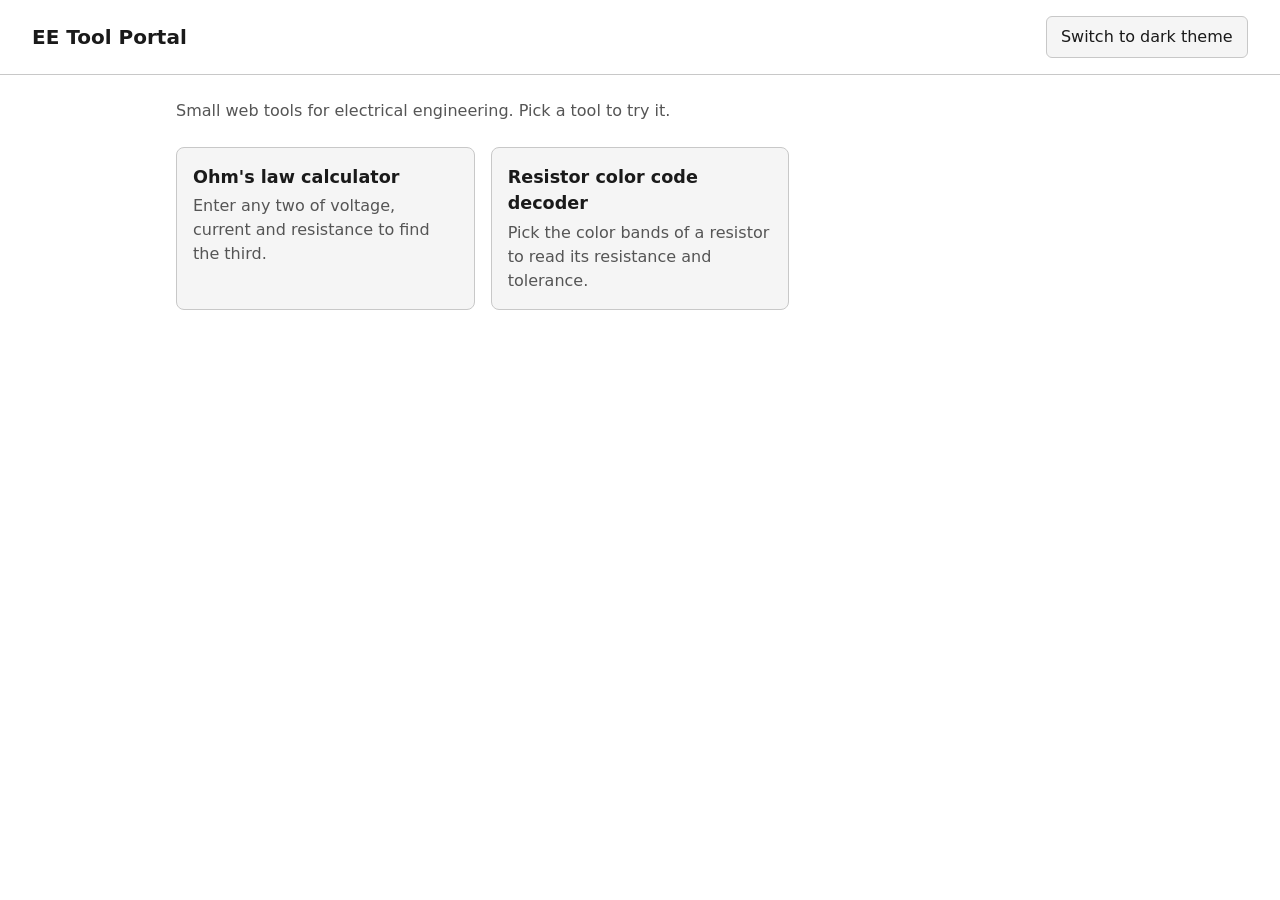
<file: index.html>
<!DOCTYPE html>
<html lang="en" data-theme="light">
<head>
  <meta charset="utf-8">
  <meta name="viewport" content="width=device-width, initial-scale=1">
  <title>Electrical Engineering Tool Portal</title>
  <link rel="stylesheet" href="css/style.css">
  <script src="js/theme.js"></script>
</head>
<body>
  <header class="site-header">
    <h1 class="site-title"><a href="index.html">EE Tool Portal</a></h1>
    <button id="theme-toggle" class="theme-toggle" type="button">Switch to dark theme</button>
  </header>

  <main>
    <p class="intro">Small web tools for electrical engineering. Pick a tool to try it.</p>

    <ul class="tool-grid">
      <li>
        <a class="tool-card" href="tools/ohms-law.html">
          <h2>Ohm's law calculator</h2>
          <p>Enter any two of voltage, current and resistance to find the third.</p>
        </a>
      </li>
      <li>
        <a class="tool-card" href="tools/resistor-color-code.html">
          <h2>Resistor color code decoder</h2>
          <p>Pick the color bands of a resistor to read its resistance and tolerance.</p>
        </a>
      </li>
    </ul>
  </main>
</body>
</html>
</file>
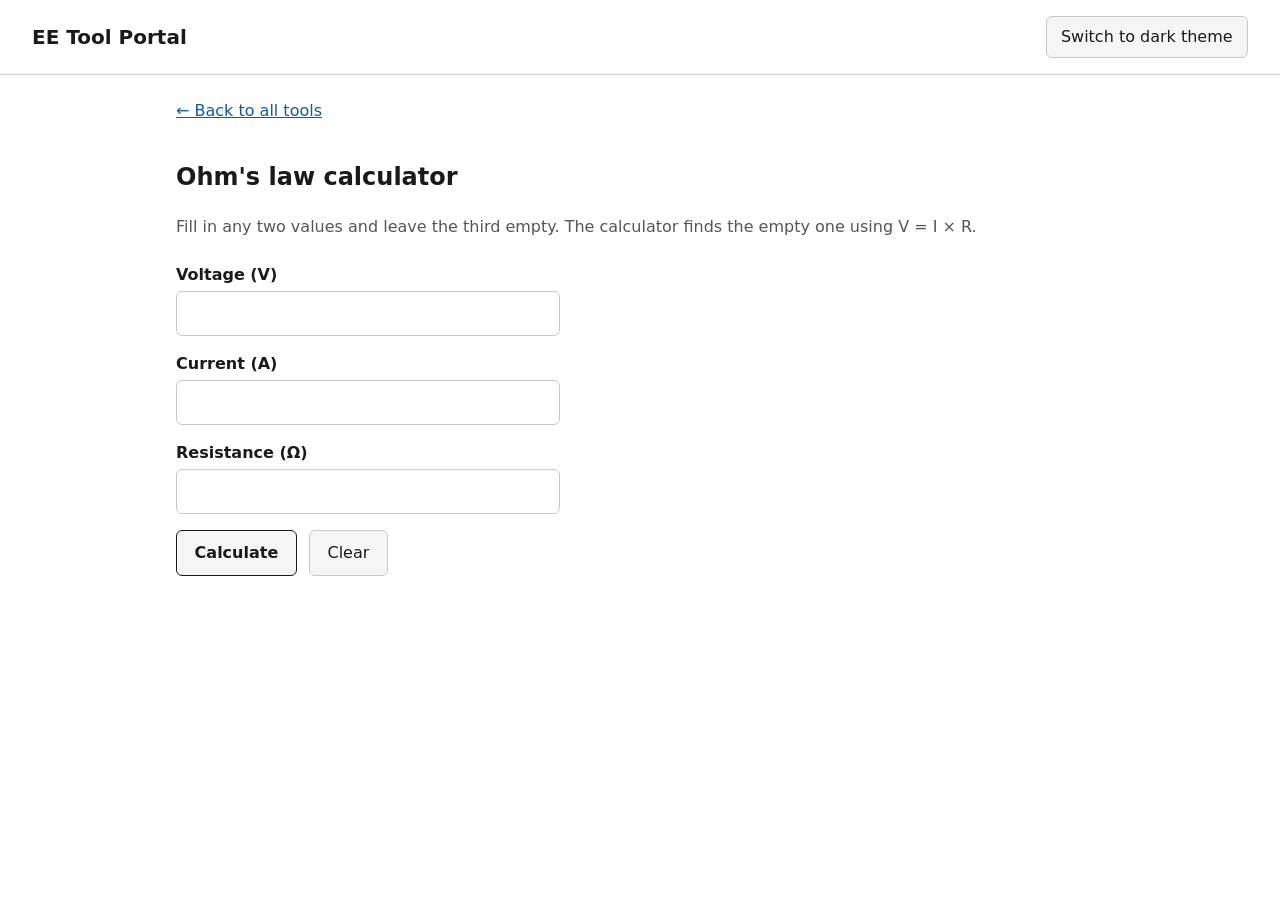
<file: tools/ohms-law.html>
<!DOCTYPE html>
<html lang="en" data-theme="light">
<head>
  <meta charset="utf-8">
  <meta name="viewport" content="width=device-width, initial-scale=1">
  <title>Ohm's law calculator · EE Tool Portal</title>
  <link rel="stylesheet" href="../css/style.css">
  <script src="../js/theme.js"></script>
</head>
<body>
  <header class="site-header">
    <h1 class="site-title"><a href="../index.html">EE Tool Portal</a></h1>
    <button id="theme-toggle" class="theme-toggle" type="button">Switch to dark theme</button>
  </header>

  <main>
    <a class="back-link" href="../index.html">← Back to all tools</a>
    <h2>Ohm's law calculator</h2>
    <p class="intro">Fill in any two values and leave the third empty. The calculator finds the empty one using V = I × R.</p>

    <form id="ohm-form" class="tool-form" novalidate>
      <div class="field">
        <label for="voltage">Voltage (V)</label>
        <input id="voltage" name="voltage" type="number" step="any" inputmode="decimal" autocomplete="off">
      </div>
      <div class="field">
        <label for="current">Current (A)</label>
        <input id="current" name="current" type="number" step="any" inputmode="decimal" autocomplete="off">
      </div>
      <div class="field">
        <label for="resistance">Resistance (Ω)</label>
        <input id="resistance" name="resistance" type="number" step="any" inputmode="decimal" autocomplete="off">
      </div>

      <div class="actions">
        <button type="submit" class="button primary">Calculate</button>
        <button type="button" id="clear" class="button">Clear</button>
      </div>
    </form>

    <p id="result" class="result" aria-live="polite"></p>
  </main>

  <script src="../js/ohms-law.js"></script>
</body>
</html>
</file>
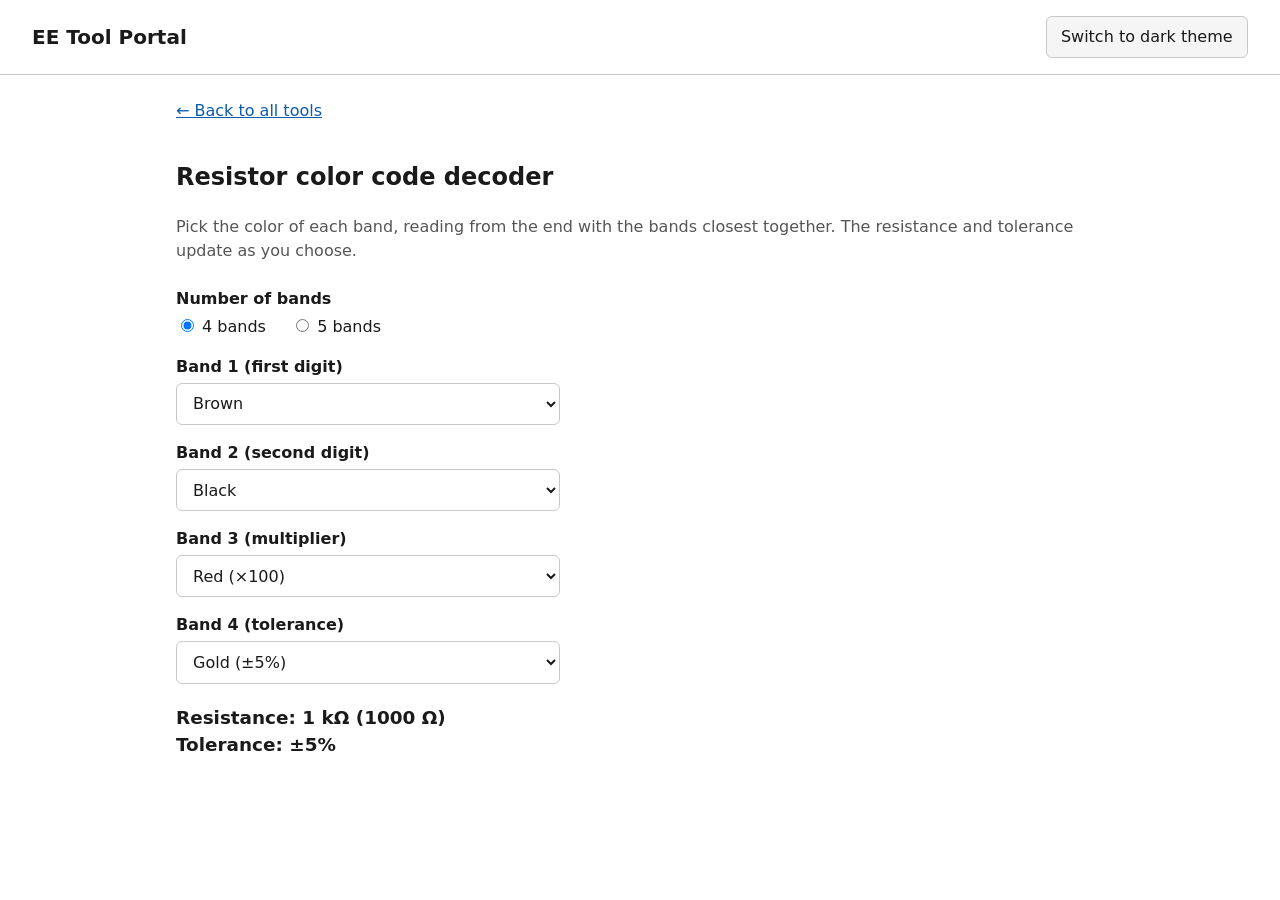
<file: tools/resistor-color-code.html>
<!DOCTYPE html>
<html lang="en" data-theme="light">
<head>
  <meta charset="utf-8">
  <meta name="viewport" content="width=device-width, initial-scale=1">
  <title>Resistor color code decoder · EE Tool Portal</title>
  <link rel="stylesheet" href="../css/style.css">
  <script src="../js/theme.js"></script>
</head>
<body>
  <header class="site-header">
    <h1 class="site-title"><a href="../index.html">EE Tool Portal</a></h1>
    <button id="theme-toggle" class="theme-toggle" type="button">Switch to dark theme</button>
  </header>

  <main>
    <a class="back-link" href="../index.html">← Back to all tools</a>
    <h2>Resistor color code decoder</h2>
    <p class="intro">Pick the color of each band, reading from the end with the bands closest together. The resistance and tolerance update as you choose.</p>

    <form id="color-form" class="tool-form" novalidate>
      <fieldset class="band-count">
        <legend>Number of bands</legend>
        <label class="radio-label"><input type="radio" name="bands" value="4" checked> 4 bands</label>
        <label class="radio-label"><input type="radio" name="bands" value="5"> 5 bands</label>
      </fieldset>

      <div class="field">
        <label for="digit1" id="label-digit1"></label>
        <select id="digit1"></select>
      </div>
      <div class="field">
        <label for="digit2" id="label-digit2"></label>
        <select id="digit2"></select>
      </div>
      <div class="field" id="field-digit3" hidden>
        <label for="digit3" id="label-digit3"></label>
        <select id="digit3"></select>
      </div>
      <div class="field">
        <label for="multiplier" id="label-multiplier"></label>
        <select id="multiplier"></select>
      </div>
      <div class="field">
        <label for="tolerance" id="label-tolerance"></label>
        <select id="tolerance"></select>
      </div>
    </form>

    <p id="result" class="result" aria-live="polite"></p>
  </main>

  <script src="../js/resistor-color-code.js"></script>
</body>
</html>
</file>
<file: css/style.css>
/* Colours are stored as variables so the whole site can switch theme at once. */
:root {
  --bg: #ffffff;
  --text: #1a1a1a;
  --muted: #555555;
  --border: #c8c8c8;
  --card-bg: #f5f5f5;
  --link: #0b5cad;
  --focus: #0b5cad;
  --error: #b00020;
}

/* Dark theme: applied when <html data-theme="dark"> is set by js/theme.js. */
:root[data-theme="dark"] {
  --bg: #121212;
  --text: #ececec;
  --muted: #b3b3b3;
  --border: #3d3d3d;
  --card-bg: #1e1e1e;
  --link: #8ec1ff;
  --focus: #8ec1ff;
  --error: #ff9b9b;
}

* {
  box-sizing: border-box;
}

body {
  margin: 0;
  background: var(--bg);
  color: var(--text);
  font-family: system-ui, -apple-system, "Segoe UI", Roboto, Arial, sans-serif;
  line-height: 1.5;
}

a {
  color: var(--link);
}

a:focus-visible,
button:focus-visible {
  outline: 3px solid var(--focus);
  outline-offset: 2px;
}

.site-header {
  display: flex;
  flex-wrap: wrap;
  align-items: center;
  justify-content: space-between;
  gap: 0.75rem;
  padding: 1rem;
  border-bottom: 1px solid var(--border);
}

.site-title {
  margin: 0;
  font-size: 1.25rem;
}

.site-title a {
  color: var(--text);
  text-decoration: none;
}

.theme-toggle {
  padding: 0.5rem 0.9rem;
  border: 1px solid var(--border);
  border-radius: 6px;
  background: var(--card-bg);
  color: var(--text);
  font: inherit;
  cursor: pointer;
}

main {
  max-width: 60rem;
  margin: 0 auto;
  padding: 1.5rem 1rem 3rem;
}

.intro {
  margin: 0 0 1.5rem;
  color: var(--muted);
}

/* Phone first: one column. Wider screens get more columns below. */
.tool-grid {
  display: grid;
  grid-template-columns: 1fr;
  gap: 1rem;
  margin: 0;
  padding: 0;
  list-style: none;
}

.tool-card {
  display: block;
  height: 100%;
  padding: 1rem;
  border: 1px solid var(--border);
  border-radius: 8px;
  background: var(--card-bg);
  color: var(--text);
  text-decoration: none;
}

.tool-card:hover {
  border-color: var(--link);
}

.tool-card h2 {
  margin: 0 0 0.25rem;
  font-size: 1.1rem;
}

.tool-card p {
  margin: 0;
  color: var(--muted);
}

.back-link {
  display: inline-block;
  margin-bottom: 1rem;
}

/* Tool pages: forms and results */
.tool-form {
  max-width: 24rem;
}

.field {
  margin-bottom: 1rem;
}

.field label {
  display: block;
  margin-bottom: 0.25rem;
  font-weight: 600;
}

.band-count {
  margin: 0 0 1rem;
  padding: 0;
  border: 0;
}

.band-count legend {
  padding: 0;
  margin-bottom: 0.25rem;
  font-weight: 600;
}

.radio-label {
  display: inline-block;
  margin-right: 1.25rem;
}

.field input,
.field select {
  width: 100%;
  padding: 0.6rem 0.75rem;
  border: 1px solid var(--border);
  border-radius: 6px;
  background: var(--bg);
  color: var(--text);
  font: inherit;
}

.actions {
  display: flex;
  gap: 0.75rem;
}

.button {
  padding: 0.6rem 1.1rem;
  border: 1px solid var(--border);
  border-radius: 6px;
  background: var(--card-bg);
  color: var(--text);
  font: inherit;
  cursor: pointer;
}

.button.primary {
  border-color: var(--text);
  font-weight: 600;
}

.result {
  white-space: pre-line;
  min-height: 1.5rem;
  margin: 1.25rem 0 0;
  font-size: 1.15rem;
  font-weight: 600;
}

.result.error {
  color: var(--error);
}

.result.error::before {
  content: "Error: ";
}

/* Tablet */
@media (min-width: 600px) {
  .tool-grid {
    grid-template-columns: repeat(2, 1fr);
  }
}

/* Desktop */
@media (min-width: 960px) {
  .tool-grid {
    grid-template-columns: repeat(3, 1fr);
  }

  .site-header {
    padding: 1rem 2rem;
  }
}
</file>
